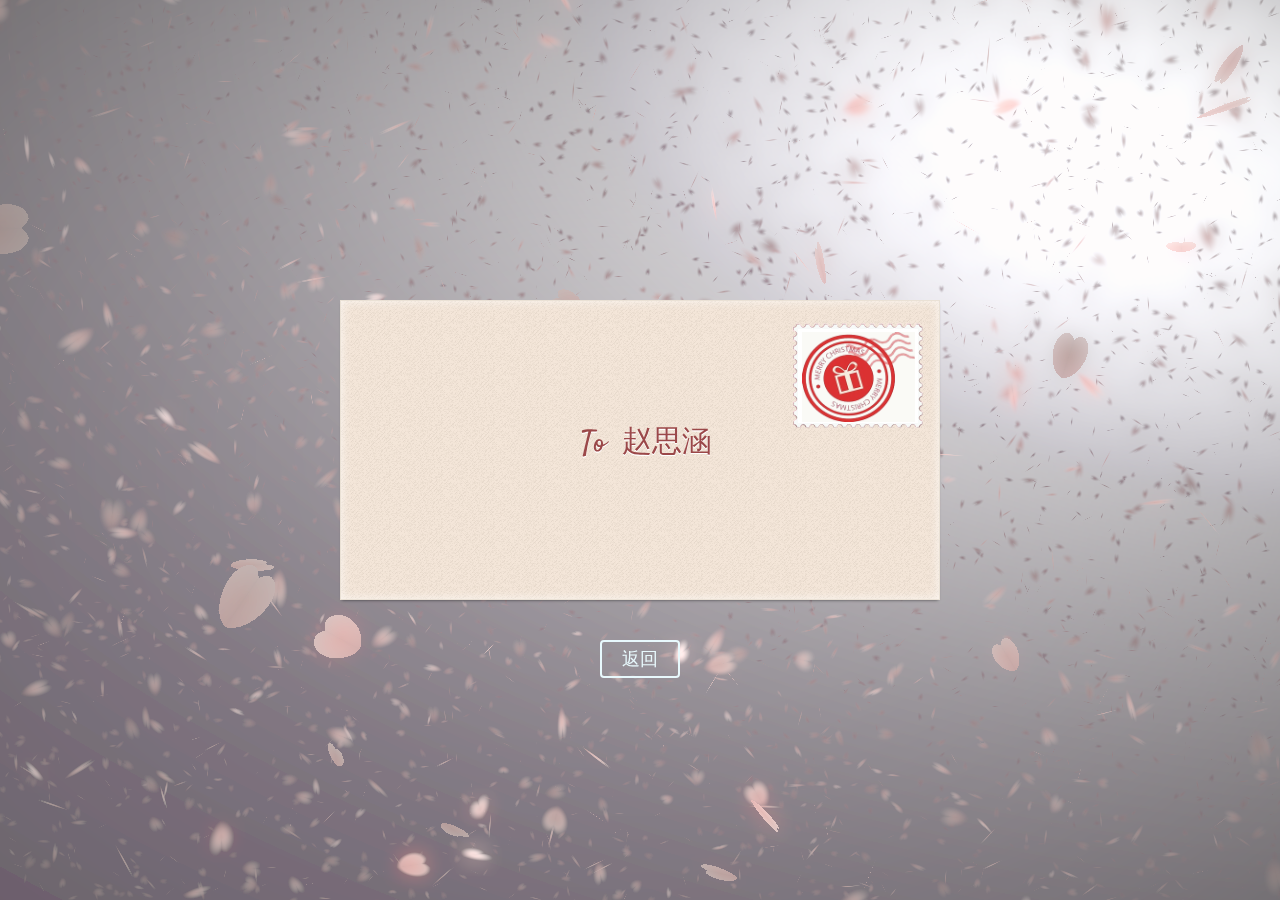
<file: onlyto/letter.html>
<!DOCTYPE html>
<html>

<head>
    <meta http-equiv="Content-Type" content="text/html; charset=UTF-8" />
    <meta http-equiv="X-UA-Compatible" content="IE=edge,chrome=1" />
    <meta name="description" content="Put on headphones" />
    <title>远方来的一封信</title>
    <link rel="stylesheet" href="css/main.css" />
    <link rel="stylesheet" href="css/letter.css" />
    <link rel="stylesheet" href="css/sakura.css" />
    <link rel="stylesheet" href="css/typed.css" />
    <link rel="stylesheet" href="css/bgm.css" />
    <script type="text/javascript" src="https://cdn.bootcdn.net/ajax/libs/jquery/3.7.1/jquery.min.js"
            charset="utf-8"></script>
    <script type="text/javascript" src="js/typed.js" charset="utf-8"></script>
</head>

<body class="unselect">
<div id="jsi-cherry-container">
    <canvas id="sakura"></canvas>

</div>
<div id="envelope">
    <section class="container" id="contact">
        <form class="flip">
            <div class="front">
                <a id="stamp" href="#"><img src="img/。。。.png" alt="stamp"></a>
                <span id="recipient"></span>
            </div>
            <div id="content" class="back">
                <div id="letter">
                    <div class="container">
                        <div class="flip">
                            <div class="front"></div>
                            <div class="back">
                                <div id="data">
                                    <p class="letter"></p>
                                </div>
                                <a id="close" href="#"></a>
                            </div>
                        </div>
                    </div>
                </div>
                <div id="top">
                    <a id="wax-half" href="#"></a>
                    <a id="flipback" href="#contact"></a>
                </div>
                <div id="lid" class="container">
                    <div class="flip">
                        <div class="front">
                            <a id="open" href="#content"><span id="wax"></span></a>
                        </div>
                        <div class="back"></div>
                    </div>
                </div>
            </div>
        </form>
    </section>
    <div id="footer">
        <audio id="music" preload="auto" loop></audio>
        <a id="music_btn" class="play" href="javascript:playPause();"></a>
    </div>
</div>
<div class="return"><a href="index.html" class="btn return-btn">返回</a> </div>
<!-- sakura shader -->
<script id="sakura_point_vsh" type="x-shader/x_vertex">
    uniform mat4 uProjection;
    uniform mat4 uModelview;
    uniform vec3 uResolution;
    uniform vec3 uOffset;
    uniform vec3 uDOF;  //x:focus distance, y:focus radius, z:max radius
    uniform vec3 uFade; //x:start distance, y:half distance, z:near fade start

    attribute vec3 aPosition;
    attribute vec3 aEuler;
    attribute vec2 aMisc; //x:size, y:fade

    varying vec3 pposition;
    varying float psize;
    varying float palpha;
    varying float pdist;

    //varying mat3 rotMat;
    varying vec3 normX;
    varying vec3 normY;
    varying vec3 normZ;
    varying vec3 normal;

    varying float diffuse;
    varying float specular;
    varying float rstop;
    varying float distancefade;

    void main(void) {
        // Projection is based on vertical angle
        vec4 pos = uModelview * vec4(aPosition + uOffset, 1.0);
        gl_Position = uProjection * pos;
        gl_PointSize = aMisc.x * uProjection[1][1] / -pos.z * uResolution.y * 0.5;

        pposition = pos.xyz;
        psize = aMisc.x;
        pdist = length(pos.xyz);
        palpha = smoothstep(0.0, 1.0, (pdist - 0.1) / uFade.z);

        vec3 elrsn = sin(aEuler);
        vec3 elrcs = cos(aEuler);
        mat3 rotx = mat3(
            1.0, 0.0, 0.0,
            0.0, elrcs.x, elrsn.x,
            0.0, -elrsn.x, elrcs.x
        );
        mat3 roty = mat3(
            elrcs.y, 0.0, -elrsn.y,
            0.0, 1.0, 0.0,
            elrsn.y, 0.0, elrcs.y
        );
        mat3 rotz = mat3(
            elrcs.z, elrsn.z, 0.0,
            -elrsn.z, elrcs.z, 0.0,
            0.0, 0.0, 1.0
        );
        mat3 rotmat = rotx * roty * rotz;
        normal = rotmat[2];

        mat3 trrotm = mat3(
            rotmat[0][0], rotmat[1][0], rotmat[2][0],
            rotmat[0][1], rotmat[1][1], rotmat[2][1],
            rotmat[0][2], rotmat[1][2], rotmat[2][2]
        );
        normX = trrotm[0];
        normY = trrotm[1];
        normZ = trrotm[2];

        const vec3 lit = vec3(0.6917144638660746, 0.6917144638660746, -0.20751433915982237);

        float tmpdfs = dot(lit, normal);
        if(tmpdfs < 0.0) {
            normal = -normal;
            tmpdfs = dot(lit, normal);
        }
        diffuse = 0.4 + tmpdfs;

        vec3 eyev = normalize(-pos.xyz);
        if(dot(eyev, normal) > 0.0) {
            vec3 hv = normalize(eyev + lit);
            specular = pow(max(dot(hv, normal), 0.0), 20.0);
        }
        else {
            specular = 0.0;
        }

        rstop = clamp((abs(pdist - uDOF.x) - uDOF.y) / uDOF.z, 0.0, 1.0);
        rstop = pow(rstop, 0.5);
        //-0.69315 = ln(0.5)
        distancefade = min(1.0, exp((uFade.x - pdist) * 0.69315 / uFade.y));
    }
</script>
<script id="sakura_point_fsh" type="x-shader/x_fragment">
    #ifdef GL_ES
    //precision mediump float;
    precision highp float;
    #endif

    uniform vec3 uDOF;  //x:focus distance, y:focus radius, z:max radius
    uniform vec3 uFade; //x:start distance, y:half distance, z:near fade start

    const vec3 fadeCol = vec3(0.08, 0.03, 0.06);

    varying vec3 pposition;
    varying float psize;
    varying float palpha;
    varying float pdist;

    //varying mat3 rotMat;
    varying vec3 normX;
    varying vec3 normY;
    varying vec3 normZ;
    varying vec3 normal;

    varying float diffuse;
    varying float specular;
    varying float rstop;
    varying float distancefade;

    float ellipse(vec2 p, vec2 o, vec2 r) {
        vec2 lp = (p - o) / r;
        return length(lp) - 1.0;
    }

    void main(void) {
        vec3 p = vec3(gl_PointCoord - vec2(0.5, 0.5), 0.0) * 2.0;
        vec3 d = vec3(0.0, 0.0, -1.0);
        float nd = normZ.z; //dot(-normZ, d);
        if(abs(nd) < 0.0001) discard;

        float np = dot(normZ, p);
        vec3 tp = p + d * np / nd;
        vec2 coord = vec2(dot(normX, tp), dot(normY, tp));

        //angle = 15 degree
        const float flwrsn = 0.258819045102521;
        const float flwrcs = 0.965925826289068;
        mat2 flwrm = mat2(flwrcs, -flwrsn, flwrsn, flwrcs);
        vec2 flwrp = vec2(abs(coord.x), coord.y) * flwrm;

        float r;
        if(flwrp.x < 0.0) {
            r = ellipse(flwrp, vec2(0.065, 0.024) * 0.5, vec2(0.36, 0.96) * 0.5);
        }
        else {
            r = ellipse(flwrp, vec2(0.065, 0.024) * 0.5, vec2(0.58, 0.96) * 0.5);
        }

        if(r > rstop) discard;

        vec3 col = mix(vec3(1.0, 0.8, 0.75), vec3(1.0, 0.9, 0.87), r);
        float grady = mix(0.0, 1.0, pow(coord.y * 0.5 + 0.5, 0.35));
        col *= vec3(1.0, grady, grady);
        col *= mix(0.8, 1.0, pow(abs(coord.x), 0.3));
        col = col * diffuse + specular;

        col = mix(fadeCol, col, distancefade);

        float alpha = (rstop > 0.001)? (0.5 - r / (rstop * 2.0)) : 1.0;
        alpha = smoothstep(0.0, 1.0, alpha) * palpha;

        gl_FragColor = vec4(col * 0.5, alpha);
    }
</script>
<!-- effects -->
<script id="fx_common_vsh" type="x-shader/x_vertex">
    uniform vec3 uResolution;
    attribute vec2 aPosition;

    varying vec2 texCoord;
    varying vec2 screenCoord;

    void main(void) {
        gl_Position = vec4(aPosition, 0.0, 1.0);
        texCoord = aPosition.xy * 0.5 + vec2(0.5, 0.5);
        screenCoord = aPosition.xy * vec2(uResolution.z, 1.0);
    }
</script>
<script id="bg_fsh" type="x-shader/x_fragment">
    #ifdef GL_ES
    //precision mediump float;
    precision highp float;
    #endif

    uniform vec2 uTimes;

    varying vec2 texCoord;
    varying vec2 screenCoord;

    void main(void) {
        vec3 col;
        float c;
        vec2 tmpv = texCoord * vec2(0.8, 1.0) - vec2(0.95, 1.0);
        c = exp(-pow(length(tmpv) * 1.8, 2.0));
        col = mix(vec3(0.02, 0.0, 0.03), vec3(0.96, 0.98, 1.0) * 1.5, c);
        gl_FragColor = vec4(col * 0.5, 1.0);
    }
</script>
<script id="fx_brightbuf_fsh" type="x-shader/x_fragment">
    #ifdef GL_ES
    //precision mediump float;
    precision highp float;
    #endif
    uniform sampler2D uSrc;
    uniform vec2 uDelta;

    varying vec2 texCoord;
    varying vec2 screenCoord;

    void main(void) {
        vec4 col = texture2D(uSrc, texCoord);
        gl_FragColor = vec4(col.rgb * 2.0 - vec3(0.5), 1.0);
    }
</script>
<script id="fx_dirblur_r4_fsh" type="x-shader/x_fragment">
    #ifdef GL_ES
    //precision mediump float;
    precision highp float;
    #endif
    uniform sampler2D uSrc;
    uniform vec2 uDelta;
    uniform vec4 uBlurDir; //dir(x, y), stride(z, w)

    varying vec2 texCoord;
    varying vec2 screenCoord;

    void main(void) {
        vec4 col = texture2D(uSrc, texCoord);
        col = col + texture2D(uSrc, texCoord + uBlurDir.xy * uDelta);
        col = col + texture2D(uSrc, texCoord - uBlurDir.xy * uDelta);
        col = col + texture2D(uSrc, texCoord + (uBlurDir.xy + uBlurDir.zw) * uDelta);
        col = col + texture2D(uSrc, texCoord - (uBlurDir.xy + uBlurDir.zw) * uDelta);
        gl_FragColor = col / 5.0;
    }
</script>
<!-- effect fragment shader template -->
<script id="fx_common_fsh" type="x-shader/x_fragment">
    #ifdef GL_ES
    //precision mediump float;
    precision highp float;
    #endif
    uniform sampler2D uSrc;
    uniform vec2 uDelta;

    varying vec2 texCoord;
    varying vec2 screenCoord;

    void main(void) {
        gl_FragColor = texture2D(uSrc, texCoord);
    }
</script>
<!-- post processing -->
<script id="pp_final_vsh" type="x-shader/x_vertex">
    uniform vec3 uResolution;
    attribute vec2 aPosition;
    varying vec2 texCoord;
    varying vec2 screenCoord;
    void main(void) {
        gl_Position = vec4(aPosition, 0.0, 1.0);
        texCoord = aPosition.xy * 0.5 + vec2(0.5, 0.5);
        screenCoord = aPosition.xy * vec2(uResolution.z, 1.0);
    }
</script>
<script id="pp_final_fsh" type="x-shader/x_fragment">
    #ifdef GL_ES
    //precision mediump float;
    precision highp float;
    #endif
    uniform sampler2D uSrc;
    uniform sampler2D uBloom;
    uniform vec2 uDelta;
    varying vec2 texCoord;
    varying vec2 screenCoord;
    void main(void) {
        vec4 srccol = texture2D(uSrc, texCoord) * 2.0;
        vec4 bloomcol = texture2D(uBloom, texCoord);
        vec4 col;
        col = srccol + bloomcol * (vec4(1.0) + srccol);
        col *= smoothstep(1.0, 0.0, pow(length((texCoord - vec2(0.5)) * 2.0), 1.2) * 0.5);
        col = pow(col, vec4(0.45454545454545)); //(1.0 / 2.2)

        gl_FragColor = vec4(col.rgb, 1.0);
        gl_FragColor.a = 1.0;
    }
</script>
</body>
<script type="text/javascript" src="js/sakura.js" charset="utf-8"></script>
<script type="text/javascript" src="js/letter.js" charset="utf-8"></script>
<script type="text/javascript" src="js/main.js" charset="utf-8"></script>

</html>
</file>
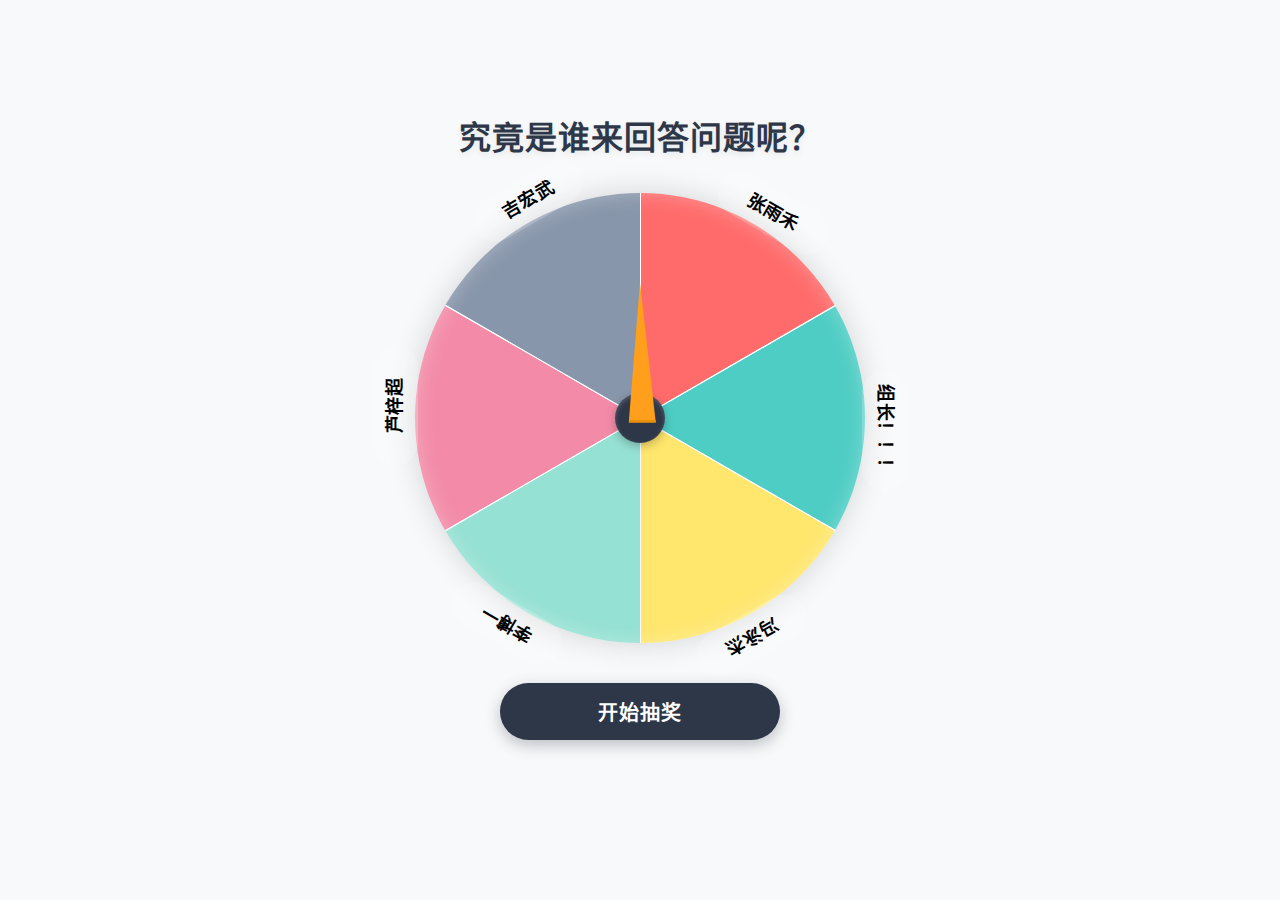
<file: Turntable/new_file.html>
<!DOCTYPE html>
<html lang="zh-CN">
<head>
    <meta charset="UTF-8">
    <meta name="viewport" content="width=device-width, initial-scale=1.0">
    <title>幸运抽奖转盘（移动端适配版）</title>
    <style>
        * {
            margin: 0;
            padding: 0;
            box-sizing: border-box;
        }
        body {
            display: flex;
            flex-direction: column;
            align-items: center;
            justify-content: center;
            min-height: 100vh;
            background-color: #f8f9fa;
            font-family: "Microsoft YaHei", sans-serif;
            padding: 20px 0;
        }
        .title {
            font-size: clamp(24px, 6vw, 32px); /* 自适应字体 */
            font-weight: 700;
            color: #2d3748;
            margin-bottom: clamp(20px, 5vw, 35px);
            text-shadow: 0 3px 6px rgba(0,0,0,0.08);
            letter-spacing: 1px;
            text-align: center;
            padding: 0 20px;
        }
        /* 转盘容器 - 响应式尺寸 */
        .wheel-container {
            position: relative;
            width: clamp(300px, 80vw, 450px); /* 最小300px，最大450px，占屏幕80% */
            height: clamp(300px, 80vw, 450px);
            margin: 0 auto clamp(15px, 3vw, 20px);
        }
        /* 转盘主体 - 保持圆形比例 */
        .wheel {
            width: 100%;
            height: 100%;
            border-radius: 50%;
            background: conic-gradient(
                #ff6b6b 0% 60deg,
                #4ecdc4 60deg 120deg,
                #ffe66d 120deg 180deg,
                #95e1d3 180deg 240deg,
                #f38ba8 240deg 300deg,
                #8896ab 300deg 360deg
            );
            position: relative;
            box-shadow: 0 0 30px rgba(0,0,0,0.15), inset 0 0 20px rgba(255,255,255,0.3);
            transition: transform 6s cubic-bezier(0.2, 0.8, 0.2, 1);
            cursor: pointer;
            touch-action: manipulation; /* 优化触摸操作 */
        }
        /* 转盘中心圆点 - 自适应大小 */
        .wheel::after {
            content: "";
            position: absolute;
            top: 50%;
            left: 50%;
            width: clamp(40px, 10vw, 50px);
            height: clamp(40px, 10vw, 50px);
            background: #2d3748;
            border-radius: 50%;
            transform: translate(-50%, -50%);
            box-shadow: 0 3px 10px rgba(0,0,0,0.25), inset 0 2px 5px rgba(255,255,255,0.2);
            z-index: 1;
        }
        /* 分区分割线 */
        .wheel span {
            position: absolute;
            top: 0;
            left: 50%;
            width: 1px;
            height: 100%;
            background: #fff;
            transform-origin: center;
        }
        .wheel span:nth-child(1) { transform: rotate(60deg); }
        .wheel span:nth-child(2) { transform: rotate(120deg); }
        .wheel span:nth-child(3) { transform: rotate(180deg); }
        .wheel span:nth-child(4) { transform: rotate(240deg); }
        .wheel span:nth-child(5) { transform: rotate(300deg); }
        /* 奖品文字 - 自适应大小和位置 */
        .prize {
            position: absolute;
            width: 100%;
            height: 100%;
            padding: clamp(20px, 5vw, 30px);
            text-align: center;
            color: #000;
            font-weight: 600;
            font-size: clamp(14px, 3.5vw, 18px);
            letter-spacing: 0.5px;
        }
        .prize span {
            display: inline-block;
            width: clamp(90px, 25vw, 120px);
            height: clamp(35px, 8vw, 45px);
            line-height: clamp(35px, 8vw, 45px);
            transform-origin: center calc(clamp(300px, 80vw, 450px) / 2 - 20px); /* 动态原点 */
            background: rgba(255,255,255,0.2);
            border-radius: 25px;
            white-space: nowrap;
            overflow: hidden;
            text-overflow: ellipsis;
        }
        /* 奖品文字旋转定位 */
        .prize-1 { transform: rotate(30deg); }
        .prize-1 span { transform: rotate(-30deg); }
        .prize-2 { transform: rotate(90deg); }
        .prize-2 span { transform: rotate(-90deg); }
        .prize-3 { transform: rotate(150deg); }
        .prize-3 span { transform: rotate(-120deg); }
        .prize-4 { transform: rotate(210deg); }
        .prize-4 span { transform: rotate(-180deg); }
        .prize-5 { transform: rotate(270deg); }
        .prize-5 span { transform: rotate(-240deg); }
        .prize-6 { transform: rotate(330deg); }
        .prize-6 span { transform: rotate(-300deg); }
        /* 指针 - 自适应位置和大小 */
        .pointer {
            position: absolute;
            top: calc((clamp(250px, 80vw, 150px) / 2) - 35px);
            left: 50%;
            width: clamp(35px, 8vw, 45px);
            height: clamp(40px, 12vw, 140px);
            background: #ff9f1c;
            clip-path: polygon(50% 0, 25% 100%, 85% 100%);
            transform: translateX(-50%);
            z-index: 2;
            box-shadow: 0 3px 8px rgba(0,0,0,0.2);
            border-bottom: 3px solid #e78f08;
        }
        /* 开始按钮 - 增大点击区域 */
        .start-btn {
            margin-top: clamp(15px, 3vw, 20px);
            padding: clamp(12px, 3vw, 14px) clamp(30px, 8vw, 40px);
            background: #2d3748;
            color: #fff;
            border: none;
            border-radius: 35px;
            font-size: clamp(16px, 4vw, 20px);
            font-weight: 600;
            cursor: pointer;
            box-shadow: 0 5px 15px rgba(45,55,72,0.3);
            transition: all 0.3s ease;
            letter-spacing: 1px;
            width: clamp(200px, 50vw, 280px); /* 自适应宽度 */
            touch-action: manipulation;
        }
        .start-btn:hover {
            background: #1a202c;
            transform: translateY(-3px);
            box-shadow: 0 8px 20px rgba(45,55,72,0.4);
        }
        .start-btn:disabled {
            background: #cbd5e0;
            cursor: not-allowed;
            transform: none;
            box-shadow: none;
        }
        /* 中奖提示 - 自适应字体 */
        .result {
            margin-top: clamp(15px, 3vw, 25px);
            font-size: clamp(16px, 3.5vw, 18px);
            color: #2d3748;
            height: clamp(20px, 4vw, 24px);
            font-weight: 500;
            text-align: center;
            padding: 0 20px;
        }
    </style>
</head>
<body>
    <h1 class="title">究竟是谁来回答问题呢？</h1>
    <div class="wheel-container">
        <div class="wheel" id="wheel">
            <span></span>
            <span></span>
            <span></span>
            <span></span>
            <span></span>
            <div class="prize prize-1"><span>组长！！！</span></div>
            <div class="prize prize-2"><span>冯泳杰</span></div>
            <div class="prize prize-3"><span>李博一</span></div>
            <div class="prize prize-4"><span>芦梓超</span></div>
            <div class="prize prize-5"><span>吉宏武</span></div>
            <div class="prize prize-6"><span>张雨禾</span></div>
        </div>
        <div class="pointer"></div>
    </div>
    <button class="start-btn" id="startBtn">开始抽奖</button>
    <div class="result" id="result"></div>

    <script>
        const wheel = document.getElementById('wheel');
        const startBtn = document.getElementById('startBtn');
        const result = document.getElementById('result');
        let isSpinning = false;
        let currentRotation = 0;

        // 适配触摸点击（同时支持点击和触摸）
        startBtn.addEventListener('click', spinWheel);
        startBtn.addEventListener('touchstart', (e) => {
            e.preventDefault(); // 阻止默认触摸行为
            spinWheel();
        });

        function spinWheel() {
            if (isSpinning) return;

            isSpinning = true;
            startBtn.disabled = true;
            startBtn.textContent = '抽奖中...';
            result.textContent = '';

            const randomTime = Math.random() * 2 + 2;
            const randomAngle = 360 * 5 + Math.floor(Math.random() * 360);
            currentRotation += randomAngle;

            wheel.style.transform = `rotate(${currentRotation}deg)`;

            setTimeout(() => {
                isSpinning = false;
                startBtn.disabled = false;
                startBtn.textContent = '开始抽奖';

                const finalAngle = currentRotation % 360;
                const prizeIndex = Math.floor((360 - finalAngle) / 60);
                const prizes = ['张雨禾', '组长又是你啊！', '冯泳杰', '李博一', '芦梓超', '吉宏武'];
                const winningPrize = prizes[prizeIndex];

                result.textContent = `恭喜！抽中【${winningPrize}】`;
            }, randomTime * 1000);
        }
    </script>
</body>
</html>
</file>
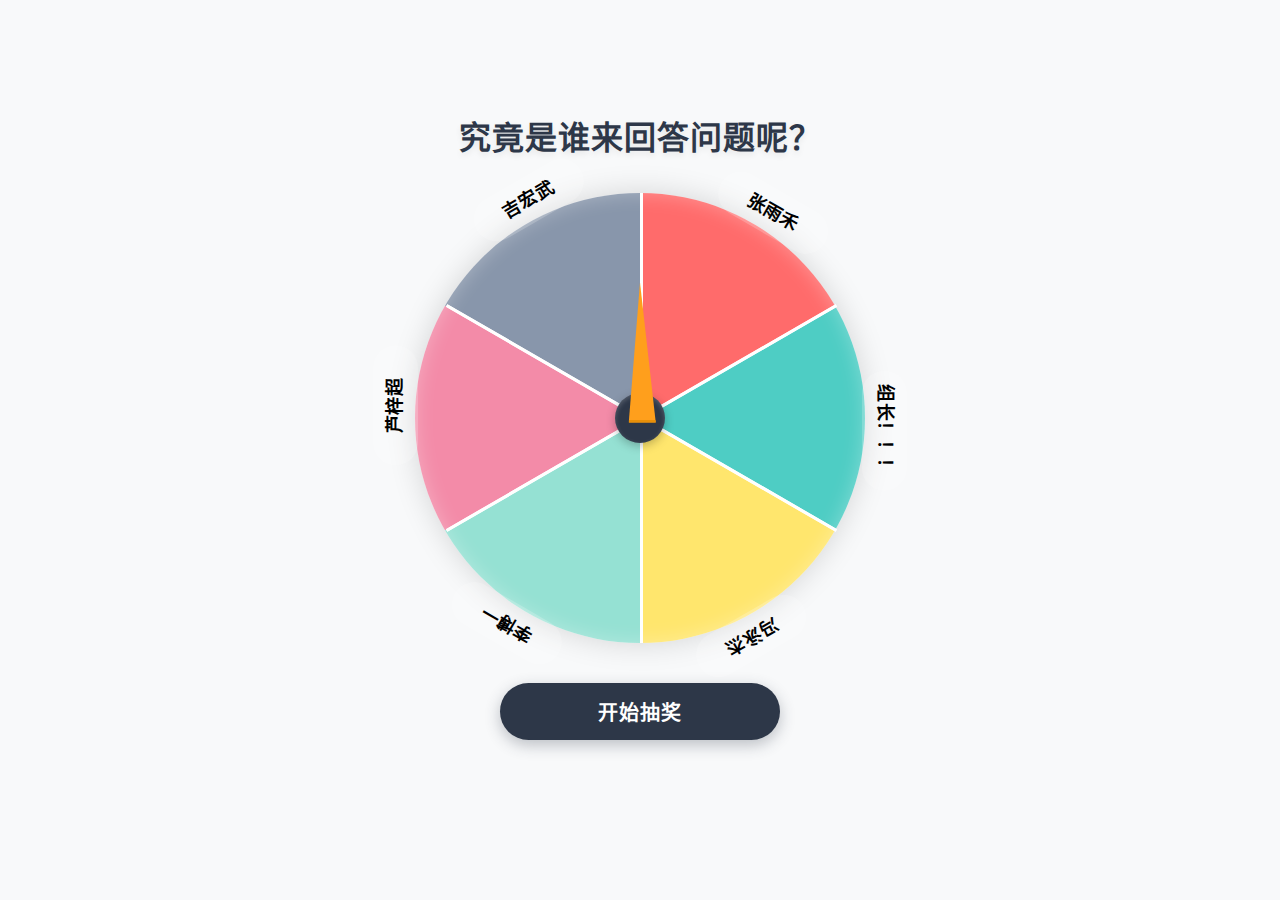
<file: 小组问答转盘/new_file.html>
<!DOCTYPE html>
<html lang="zh-CN">
<head>
    <meta charset="UTF-8">
    <meta name="viewport" content="width=device-width, initial-scale=1.0">
    <title>幸运抽奖转盘（移动端适配版）</title>
    <style>
        * {
            margin: 0;
            padding: 0;
            box-sizing: border-box;
        }
        body {
            display: flex;
            flex-direction: column;
            align-items: center;
            justify-content: center;
            min-height: 100vh;
            background-color: #f8f9fa;
            font-family: "Microsoft YaHei", sans-serif;
            padding: 20px 0;
        }
        .title {
            font-size: clamp(24px, 6vw, 32px); /* 自适应字体 */
            font-weight: 700;
            color: #2d3748;
            margin-bottom: clamp(20px, 5vw, 35px);
            text-shadow: 0 3px 6px rgba(0,0,0,0.08);
            letter-spacing: 1px;
            text-align: center;
            padding: 0 20px;
        }
        /* 转盘容器 - 响应式尺寸 */
        .wheel-container {
            position: relative;
            width: clamp(300px, 80vw, 450px); /* 最小300px，最大450px，占屏幕80% */
            height: clamp(300px, 80vw, 450px);
            margin: 0 auto clamp(15px, 3vw, 20px);
        }
        /* 转盘主体 - 保持圆形比例 */
        .wheel {
            width: 100%;
            height: 100%;
            border-radius: 50%;
            background: conic-gradient(
                #ff6b6b 0% 60deg,
                #4ecdc4 60deg 120deg,
                #ffe66d 120deg 180deg,
                #95e1d3 180deg 240deg,
                #f38ba8 240deg 300deg,
                #8896ab 300deg 360deg
            );
            position: relative;
            box-shadow: 0 0 30px rgba(0,0,0,0.15), inset 0 0 20px rgba(255,255,255,0.3);
            transition: transform 6s cubic-bezier(0.2, 0.8, 0.2, 1);
            cursor: pointer;
            touch-action: manipulation; /* 优化触摸操作 */
        }
        /* 转盘中心圆点 - 自适应大小 */
        .wheel::after {
            content: "";
            position: absolute;
            top: 50%;
            left: 50%;
            width: clamp(40px, 10vw, 50px);
            height: clamp(40px, 10vw, 50px);
            background: #2d3748;
            border-radius: 50%;
            transform: translate(-50%, -50%);
            box-shadow: 0 3px 10px rgba(0,0,0,0.25), inset 0 2px 5px rgba(255,255,255,0.2);
            z-index: 1;
        }
        /* 分区分割线 */
        .wheel span {
            position: absolute;
            top: 0;
            left: 50%;
            width: 3px;
            height: 100%;
            background: #fff;
            transform-origin: center;
        }
        .wheel span:nth-child(1) { transform: rotate(60deg); }
        .wheel span:nth-child(2) { transform: rotate(120deg); }
        .wheel span:nth-child(3) { transform: rotate(180deg); }
        .wheel span:nth-child(4) { transform: rotate(240deg); }
        .wheel span:nth-child(5) { transform: rotate(300deg); }
        /* 奖品文字 - 自适应大小和位置 */
        .prize {
            position: absolute;
            width: 100%;
            height: 100%;
            padding: clamp(20px, 5vw, 30px);
            text-align: center;
            color: #000;
            font-weight: 600;
            font-size: clamp(14px, 3.5vw, 18px);
            letter-spacing: 0.5px;
        }
        .prize span {
            display: inline-block;
            width: clamp(90px, 25vw, 120px);
            height: clamp(35px, 8vw, 45px);
            line-height: clamp(35px, 8vw, 45px);
            transform-origin: center calc(clamp(300px, 80vw, 450px) / 2 - 20px); /* 动态原点 */
            background: rgba(255,255,255,0.2);
            border-radius: 25px;
            white-space: nowrap;
            overflow: hidden;
            text-overflow: ellipsis;
        }
        /* 奖品文字旋转定位 */
        .prize-1 { transform: rotate(30deg); }
        .prize-1 span { transform: rotate(-30deg); }
        .prize-2 { transform: rotate(90deg); }
        .prize-2 span { transform: rotate(-90deg); }
        .prize-3 { transform: rotate(150deg); }
        .prize-3 span { transform: rotate(-120deg); }
        .prize-4 { transform: rotate(210deg); }
        .prize-4 span { transform: rotate(-180deg); }
        .prize-5 { transform: rotate(270deg); }
        .prize-5 span { transform: rotate(-240deg); }
        .prize-6 { transform: rotate(330deg); }
        .prize-6 span { transform: rotate(-300deg); }
        /* 指针 - 自适应位置和大小 */
        .pointer {
            position: absolute;
            top: calc((clamp(250px, 80vw, 150px) / 2) - 35px);
            left: 50%;
            width: clamp(35px, 8vw, 45px);
            height: clamp(40px, 12vw, 140px);
            background: #ff9f1c;
            clip-path: polygon(50% 0, 25% 100%, 85% 100%);
            transform: translateX(-50%);
            z-index: 2;
            box-shadow: 0 3px 8px rgba(0,0,0,0.2);
            border-bottom: 3px solid #e78f08;
        }
        /* 开始按钮 - 增大点击区域 */
        .start-btn {
            margin-top: clamp(15px, 3vw, 20px);
            padding: clamp(12px, 3vw, 14px) clamp(30px, 8vw, 40px);
            background: #2d3748;
            color: #fff;
            border: none;
            border-radius: 35px;
            font-size: clamp(16px, 4vw, 20px);
            font-weight: 600;
            cursor: pointer;
            box-shadow: 0 5px 15px rgba(45,55,72,0.3);
            transition: all 0.3s ease;
            letter-spacing: 1px;
            width: clamp(200px, 50vw, 280px); /* 自适应宽度 */
            touch-action: manipulation;
        }
        .start-btn:hover {
            background: #1a202c;
            transform: translateY(-3px);
            box-shadow: 0 8px 20px rgba(45,55,72,0.4);
        }
        .start-btn:disabled {
            background: #cbd5e0;
            cursor: not-allowed;
            transform: none;
            box-shadow: none;
        }
        /* 中奖提示 - 自适应字体 */
        .result {
            margin-top: clamp(15px, 3vw, 25px);
            font-size: clamp(16px, 3.5vw, 18px);
            color: #2d3748;
            height: clamp(20px, 4vw, 24px);
            font-weight: 500;
            text-align: center;
            padding: 0 20px;
        }
    </style>
</head>
<body>
    <h1 class="title">究竟是谁来回答问题呢？</h1>
    <div class="wheel-container">
        <div class="wheel" id="wheel">
            <span></span>
            <span></span>
            <span></span>
            <span></span>
            <span></span>
            <div class="prize prize-1"><span>组长！！！</span></div>
            <div class="prize prize-2"><span>冯泳杰</span></div>
            <div class="prize prize-3"><span>李博一</span></div>
            <div class="prize prize-4"><span>芦梓超</span></div>
            <div class="prize prize-5"><span>吉宏武</span></div>
            <div class="prize prize-6"><span>张雨禾</span></div>
        </div>
        <div class="pointer"></div>
    </div>
    <button class="start-btn" id="startBtn">开始抽奖</button>
    <div class="result" id="result"></div>

    <script>
        const wheel = document.getElementById('wheel');
        const startBtn = document.getElementById('startBtn');
        const result = document.getElementById('result');
        let isSpinning = false;
        let currentRotation = 0;

        // 适配触摸点击（同时支持点击和触摸）
        startBtn.addEventListener('click', spinWheel);
        startBtn.addEventListener('touchstart', (e) => {
            e.preventDefault(); // 阻止默认触摸行为
            spinWheel();
        });

        function spinWheel() {
            if (isSpinning) return;

            isSpinning = true;
            startBtn.disabled = true;
            startBtn.textContent = '抽奖中...';
            result.textContent = '';

            const randomTime = Math.random() * 2 + 2;
            const randomAngle = 360 * 5 + Math.floor(Math.random() * 360);
            currentRotation += randomAngle;

            wheel.style.transform = `rotate(${currentRotation}deg)`;

            setTimeout(() => {
                isSpinning = false;
                startBtn.disabled = false;
                startBtn.textContent = '开始抽奖';

                const finalAngle = currentRotation % 360;
                const prizeIndex = Math.floor((360 - finalAngle) / 60);
                const prizes = ['张雨禾', '组长又是你啊！', '冯泳杰', '李博一', '芦梓超', '吉宏武'];
                const winningPrize = prizes[prizeIndex];

                result.textContent = `恭喜！抽中【${winningPrize}】`;
            }, randomTime * 1000);
        }
    </script>
</body>
</html>
</file>
<file: onlyto/css/main.css>
@font-face {
    font-family: 'Satisfy';
    font-style: normal;
    font-weight: 400;
    src: local('Satisfy Regular'), local('Satisfy-Regular'), url(../font/op.woff2) format('woff2');
    unicode-range: U+0000-00FF, U+0131, U+0152-0153, U+02BB-02BC, U+02C6, U+02DA, U+02DC, U+2000-206F, U+2074, U+20AC, U+2122, U+2191, U+2193, U+2212, U+2215, U+FEFF, U+FFFD;
}

/* reset */
html,
body,
div,
span,
applet,
object,
iframe,
h1,
h2,
h3,
h4,
h5,
h6,
p,
blockquote,
pre,
a,
abbr,
acronym,
address,
big,
cite,
code,
del,
dfn,
em,
img,
ins,
kbd,
q,
s,
samp,
small,
strike,
strong,
sub,
sup,
tt,
var,
b,
u,
i,
center,
dl,
dt,
dd,
ol,
ul,
li,
fieldset,
form,
label,
legend,
table,
caption,
tbody,
tfoot,
thead,
tr,
th,
td,
article,
aside,
canvas,
details,
embed,
figure,
figcaption,
footer,
header,
hgroup,
menu,
nav,
output,
ruby,
section,
summary,
time,
mark,
audio,
video {
    margin: 0px;
    padding: 0;
    border: 0;
    font: inherit;
    font-size: 100%;
    vertical-align: baseline;
}

article,
aside,
details,
figcaption,
figure,
footer,
header,
hgroup,
menu,
nav,
section,
summary {
    display: block;
}

html {
    line-height: 1;
    -ms-content-zooming: none;
}

/* body */
body {
    font-family: Satisfy, serif;
    color: #837362;
    background: #fbf8f7;
    opacity: 0;
}

/* links */
a {
    color: #9b4849;
    text-decoration: none;
    display: block;
}
.return{

    position: absolute;
    top: 50vw;
    width: 100%;
    display: flex;
    justify-content: center;
}
.return-btn{
    /* 移除默认按钮样式 */
    border: none;
    background: transparent; /* 透明背景 */
    padding: 8px 20px; /* 内边距（上下 8px，左右 20px） */
    /* 边框样式 */
    border: 2px solid #E8F9FD; /* 边框颜色（与文字色调统一） */
    border-radius: 4px; /* 可选：轻微圆角更美观 */

    /* 文字样式（匹配页面现有风格） */
    color: #E8F9FD; /* 文字颜色 */
    font-family: '楷体'; /* 与页面一致的字体 */
    font-size: 18px; /* 文字大小 */

    /* 交互效果 */
    cursor: pointer; /* 鼠标悬停显示手型 */
    transition: all 0.3s; /* 过渡动画，使交互更平滑 */
}
.unselect {
    -webkit-user-select: none;
    -moz-user-select: none;
    -khtml-user-select: none;
    -ms-user-select: none;
    -o-user-select: none;
    user-select: none;
}
</file>
<file: onlyto/css/letter.css>
#wax {
	display: block;
	width: 150px;
	height: 150px;
	background: url(../img/wax.png) no-repeat;
}

#wax-half {
	display: none;
	margin: 0 auto;
	margin-top: 45px;
	margin-bottom: -120px;
	width: 139px;
	height: 75px;
	background: url(../img/wax.png) no-repeat;
	background-position-y: -80px;
}

#stamp {
	float: right;
	display: block;
	width: 135px;
	height: 110px;
	margin-top: -100px;
	margin-right: -7px;
	background: url(../img/stamp-base.png) no-repeat;
}

#stamp img {
	display: block;
	margin: 8% auto;
	height: 82%;
}

#recipient {
	font-size: 1.5em;
	line-height: 1.6;
	float: left;
	cursor: default;
	user-select: none;
	-webkit-user-select: none;
	-moz-user-select: none;
	-o-user-select: none;
	color: #9b4849;
}

#envelope {
	display: none;
}

#open {
	width: 150px;
	text-align: center;
	margin-top: 50px;
	margin-left: 200px;
}

#flipback {
	position: fixed;
	bottom: 5px;
	right: 3px;
	font-size: 20px;
}

#close {
	position: absolute;
	bottom: 0px;
	right: 0px;
	display: block;
	width: 100%;
	height: 100%;
	cursor: grab;
}

/**************container***************/
section.container {
	position: relative;
	width: 600px;
	height: 300px;
	margin: 280px auto 0;
	perspective: 1000px;
	-webkit-perspective: 1000px;
	-moz-perspective: 1000px;
}

section.container>form.flip {
	width: 100%;
	height: 100%;
	position: absolute;
	transform: rotateY(180deg);
	-webkit-transform: rotateY(180deg);
	-moz-transform: rotateY(180deg);
	transform-style: preserve-3d;
	-webkit-transform-style: preserve-3d;
	-moz-transform-style: preserve-3d;
	transition: transform 0.7s 0s;
	-webkit-transition: -webkit-transform 0.7s 0s;
	-moz-transition: -moz-transform 0.7s 0s;
	transform-origin: center center;
	-webkit-transform-origin: center center;
	-moz-transform-origin: center center;
}

section.container>form.flip>.front,
section.container>form.flip>.back {
	position: absolute;
	width: 100%;
	height: 100%;
	backface-visibility: hidden;
	-webkit-backface-visibility: hidden;
	-moz-backface-visibility: hidden;
}

section.container>form.flip>.back {
	transform: rotateY(180deg);
	-webkit-transform: rotateY(180deg);
	-moz-transform: rotateY(180deg);
	background: #837362;
	box-shadow: inset 0 10px 30px -10px rgba(0, 0, 0, 0.3), inset 0 1px 0 rgba(0, 0, 0, 0.2), inset 0 2px 0 rgba(255, 255, 255, 0.2);
}

section.container:target>form.flip {
	transform: rotateY(0deg);
	-webkit-transform: rotateY(0deg);
	-moz-transform: rotateY(0deg);
}

.no-csstransforms3d section.container:target>form.flip>.back {
	display: none;
}

/* lid */
.container#lid {
	position: relative;
	width: 100%;
	height: 50%;
	perspective: 800px;
	-webkit-perspective: 800px;
	-moz-perspective: 800px;
	z-index: 2;
	transition: z-index 0s 1s;
	-webkit-transition: z-index 0s 1s;
	-moz-transition: z-index 0s 1s;
}

.no-csstransforms3d .container#lid {
	transition: none;
	-webkit-transition: none;
	-moz-transition: none;
}

#content:target .container#lid {
	z-index: -1;
	transition: z-index 0s .5s;
	-webkit-transition: z-index 0s .5s;
	-moz-transition: z-index 0s .5s;
}

.no-csstransforms3d #content:target .container#lid {
	transition: none;
	-webkit-transition: none;
	-moz-transition: none;
}

.no-csstransforms3d .container#lid .back {
	display: none;
}

.no-csstransforms3d #content:target .container#lid .back {
	display: block;
	top: -150px;
}

/* flip */
#lid .flip {
	width: 100%;
	height: 100%;
}

#lid .flip {
	position: absolute;
	transform-style: preserve-3d;
	-webkit-transform-style: preserve-3d;
	-moz-transform-style: preserve-3d;
	transition: transform 0.5s 1s;
	-webkit-transition: -webkit-transform 0.5s 1s;
	-moz-transition: -moz-transform 0.5s 1s;
	transform-origin: left top;
	-webkit-transform-origin: left top;
	-moz-transform-origin: left top;
}

#lid .flip>.front,
#lid .flip>.back {
	position: absolute;
	width: 100%;
	height: 100%;
	backface-visibility: hidden;
	-webkit-backface-visibility: hidden;
	-moz-backface-visibility: hidden;
}

#lid .flip>.back {
	transform: rotateX(180deg);
	-webkit-transform: rotateX(180deg);
	-moz-transform: rotateX(180deg);
}

#content:target #lid .flip {
	transform: rotateX(180deg);
	-webkit-transform: rotateX(180deg);
	-moz-transform: rotateX(180deg);
	transition-duration: 0.5s;
	-webkit-transition-duration: 0.5s;
	-moz-transition-duration: 0.5s;
	transition-delay: 0s;
	-webkit-transition-delay: 0s;
	-moz-transition-delay: 0s;
}

#letter .flip>div,
#lid .flip>div,
section.container>form.flip>div {
	box-sizing: border-box;
	-webkit-box-sizing: border-box;
	-moz-box-sizing: border-box;
}

#lid .flip .front,
section.container>form.flip .front {
	background: beige url("../img/texture.png");
	border: 1px #eae1d5 solid;
	box-shadow: inset 0 0 10px 1px rgba(255, 255, 255, 0.6), 0 2px 3px -2px rgba(0, 0, 0, 0.6);
	padding: 20px 30px;
	color: #837362;
	text-shadow: 0 1px 0 #fff, 0 1px 0 #fff;
}

section.container>form.flip>.front {
	font-size: 1.25em;
	background: beige url("../img/texture.png");
	padding: 120px 20px 20px 40%;
	border: 1px #eae1d5 solid;
}

#lid .flip .front {
	font-size: 1.25em;
	border-radius: 0 0 40px 40px;
}

#lid .flip .back {
	background: #837362;
	border-radius: 40px 40px 0 0;
	border: 35px solid rgba(255, 255, 255, 0.1);
	border-bottom: none;
	box-shadow: inset 0 10px 30px 10px rgba(0, 0, 0, 0.1);
}

/* top */
#top {
	text-align: right;
	background: beige url("../img/texture.png");
	background: -moz-linear-gradient(top, rgba(255, 255, 255, 0) 0%, rgba(163, 140, 130, 0.17) 100%), url("../img/texture.png");
	background: -webkit-gradient(linear, left top, left bottom, color-stop(0%, rgba(255, 255, 255, 0)), color-stop(100%, rgba(163, 140, 130, 0.17))), url("../img/texture.png");
	background: -webkit-linear-gradient(top, rgba(255, 255, 255, 0) 0%, rgba(163, 140, 130, 0.17) 100%), url("../img/texture.png");
	background: -o-linear-gradient(top, rgba(255, 255, 255, 0) 0%, rgba(163, 140, 130, 0.17) 100%), url("../img/texture.png");
	background: -ms-linear-gradient(top, rgba(255, 255, 255, 0) 0%, rgba(163, 140, 130, 0.17) 100%), url("../img/texture.png");
	box-sizing: border-box;
	-webkit-box-sizing: border-box;
	-moz-box-sizing: border-box;
	width: 100%;
	height: 65%;
	position: absolute;
	left: 0;
	bottom: 0;
	z-index: 1;
	border: 1px #eae1d5 solid;
	box-shadow: inset 0 0 10px 1px rgba(255, 255, 255, 0.6), 0 -2px 4px -3px rgba(0, 0, 0, 0.75), 0 2px 3px -2px rgba(0, 0, 0, 0.6);
}

/* data */
#data {
	height: 210px;
	overflow-y: auto;
	touch-action: pan-y;
}

#data::-webkit-scrollbar {
	width: 11px;
}

#data::-webkit-scrollbar-thumb {
	background: #908172;
	border-radius: 5px;
}

#data::-webkit-scrollbar-track {
	border-radius: 10px;
	background-color: #eae1d5;
}

/* letter */
#letter {
	background: #fafafa;
	width: 90%;
	height: 95%;
	position: absolute;
	left: 5%;
	top: 5%;
	z-index: 0;
	transition: 0s 0s;
	-webkit-transition: .5s .5s;
	-moz-transition: .5s .5s;
	-o-transition: 0s 0s;
}

#content:target #letter {
	top: -40%;
	transition: .5s .5s;
	-webkit-transition: .5s .5s;
	-moz-transition: .5s .5s;
	-o-transition: .5s .5s;
}

#letter .container {
	position: absolute;
	width: 100%;
	perspective: 800px;
	-webkit-perspective: 800px;
	-moz-perspective: 800px;
	top: 0;
	left: 0;
	transition: 0s 0s;
	-webkit-transition: 0s 0s;
	-moz-transition: 0s 0s;
	z-index: 1;
}

#letter .flip {
	width: 100%;
	height: 100%;
}

#letter .flip {
	position: absolute;
	transform-style: preserve-3d;
	-webkit-transform-style: preserve-3d;
	-moz-transform-style: preserve-3d;
	transition: transform 0.5s 0s;
	-webkit-transition: -webkit-transform 0.5s 0s;
	-moz-transition: -moz-transform 0.5s 0s;
	transform-origin: left top;
	-webkit-transform-origin: left top;
	-moz-transform-origin: left top;
}

#letter .flip>.front,
#letter .flip>.back {
	position: absolute;
	width: 100%;
	height: 100%;
	backface-visibility: hidden;
	-webkit-backface-visibility: hidden;
	-moz-backface-visibility: hidden;
}

#letter .flip>.back {
	transform: rotateX(180deg);
	-webkit-transform: rotateX(180deg);
	-moz-transform: rotateX(180deg);
}

#content:target #letter .flip {
	transform: rotateX(180deg);
	-webkit-transform: rotateX(180deg);
	-moz-transform: rotateX(180deg);
	transition-duration: 0.5s;
	-webkit-transition-duration: 0.5s;
	-moz-transition-duration: 0.5s;
	transition-delay: 1s;
	-webkit-transition-delay: 1s;
	-moz-transition-delay: 1s;
}

#content:target #letter .container {
	z-index: -1;
	transition: z-index 0s 1.5s;
	-webkit-transition: z-index 0s 1.5s;
	-moz-transition: z-index 0s 1.5s;
}

#letter .flip .front {
	background: #fafafa;
	box-shadow: 0 2px 3px 0 rgba(0, 0, 0, 0.2);
}

.no-csstransforms3d #content:target #letter .flip .front {
	display: none;
}

#letter .flip .back {
	background: #fafafa;
	background: -webkit-linear-gradient(top, #fafafa 90%, #f7f7f7 100%);
	background: -moz-linear-gradient(top, #fafafa 80%, #f7f7f7 100%);
	padding: 40px 40px 0;
	font-size: 18px;
	line-height: 1.4;
	border-bottom: 1px solid rgba(255, 255, 255, 0.5);
	box-shadow: 0 -5px 8px -4px rgba(0, 0, 0, 0.15);
}

.no-csstransforms3d #content:target #letter .flip .back {
	top: -140px;
}

.letter {
	font-family: cursive;
}
</file>
<file: onlyto/css/sakura.css>
html {
    overscroll-behavior: none;
    touch-action: pan-y;
}

#jsi-cherry-container {
    position: fixed;
    top: 0;
    width: 100%;
    height: 100%;
    margin: 0;
    padding: 0;
    background-color: transparent;
    overflow: hidden;
    opacity: 0.618;
    z-index: 99;
}

canvas {
    position: fixed;
    padding: 0;
    margin: 0;
    width: 100%;
    height: 100%;
    z-index: -1;
    top: 0;
}

@keyframes heartbit {
    0% {
        transform: rotate(45deg) scale(0.5);
    }

    100% {
        transform: rotate(45deg) scale(1);
    }
}

.heart {
    width: 200px;
    height: 200px;
    background: #e74949;
    position: absolute;
    transform: rotate(45deg) scale(0.5);
    animation: heartbit 0.5s alternate infinite;
}

.heart::before {
    content: '';
    width: 200px;
    height: 100px;
    background: #e74949;
    position: absolute;
    left: 0;
    top: -99px;
    border-radius: 100px 100px 0 0;
}

.heart::after {
    content: '';
    width: 100px;
    height: 200px;
    background: #e74949;
    position: absolute;
    left: -99px;
    top: 0;
    border-radius: 100px 0 0 100px;
}
</file>
<file: onlyto/css/typed.css>
.typed-cursor {
    opacity: 0;
    animation: blink 0.7s infinite;
    -webkit-animation: blink 0.7s infinite;
    -moz-animation: blink 0.7s infinite;
}

@keyframes blink {
    0% {
        opacity: 0;
    }

    50% {
        opacity: 0;
    }

    100% {
        opacity: 0;
    }
}

@-webkit-keyframes blink {
    0% {
        opacity: 0;
    }

    50% {
        opacity: 0;
    }

    100% {
        opacity: 0;
    }
}

@-moz-keyframes blink {
    0% {
        opacity: 0;
    }

    50% {
        opacity: 0;
    }

    100% {
        opacity: 0;
    }
}
</file>
<file: onlyto/css/bgm.css>
#footer {
    position: fixed;
    top: 10px;
    right: 10px;
}

#music_btn {
    position: relative;
    margin: 0 auto;
    display: none;
    width: 40px;
    height: 40px;
    cursor: pointer;
    background: url(../img/bgm.png) no-repeat;
}

.play {
    background-position-y: 0px !important;
}

.mute {
    background-position-y: -40px !important;

}
</file>
